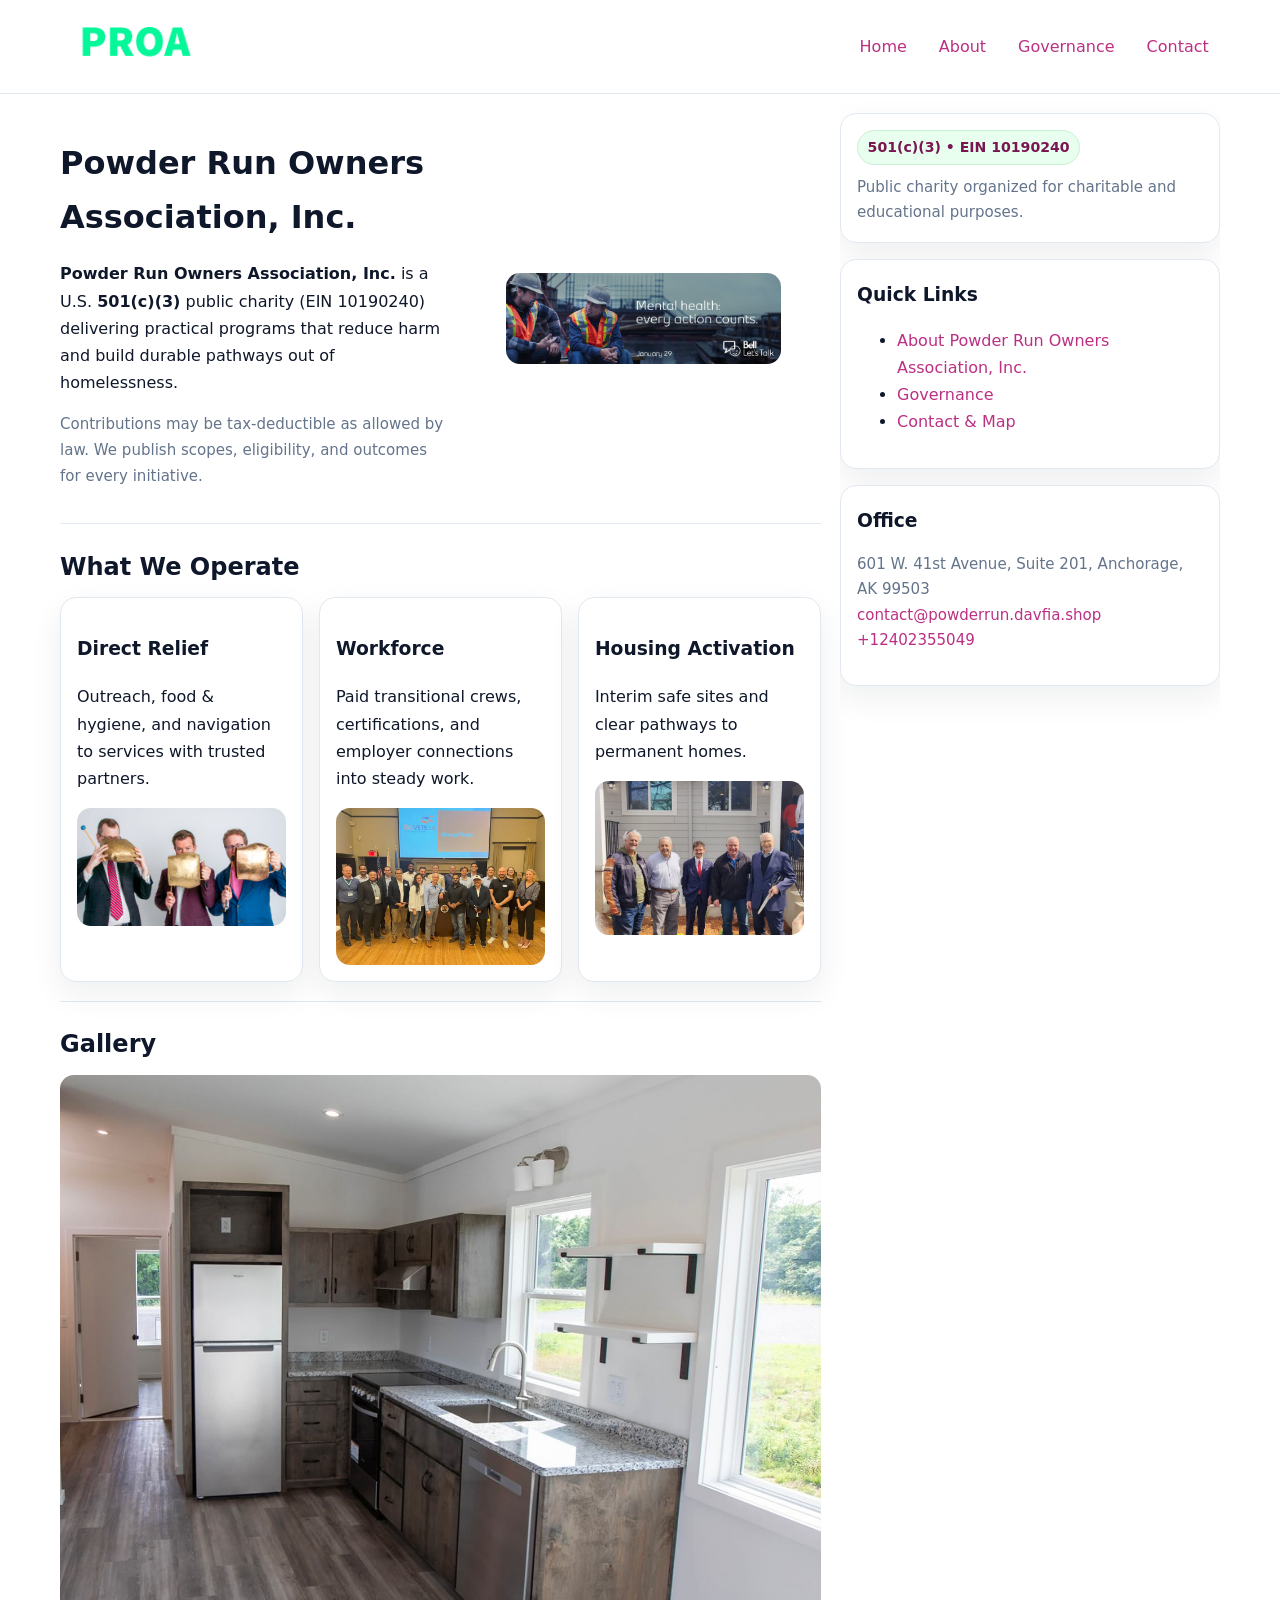
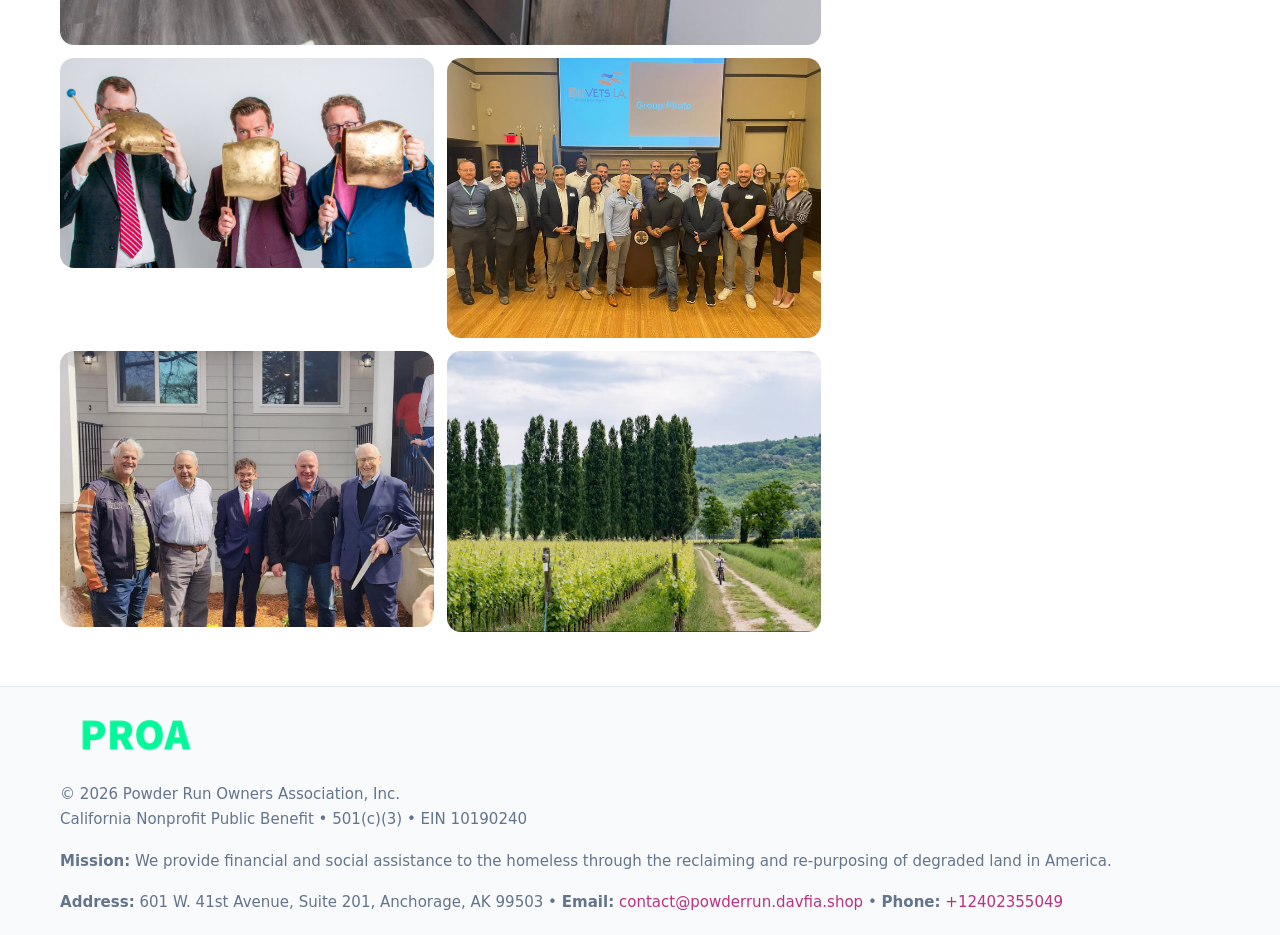
<file: index.html>
<!doctype html>
<html lang="en">
<head>
<meta charset="utf-8"/><meta name="viewport" content="width=device-width,initial-scale=1"/>
<title>Powder Run Owners Association, Inc. – Nonprofit • 2025</title>
<link rel="stylesheet" href="assets/styles.css"/><link rel="icon" href="images/logo.png">
<meta name="data-ein" content="10190240"><meta name="data-name" content="Powder Run Owners Association, Inc.">
<meta name="data-email" content="contact@powderrun.davfia.shop"><meta name="data-phone" content="+12402355049">
<meta name="data-address" content="601 W. 41st Avenue, Suite 201,
Anchorage, AK 99503"><meta name="data-map" content="601+W+41st+Avenue,+Suite+201,+Anchorage,+AK+99503">
  <meta name="description" content="Dedicated to community services, education, and direct relief, Powder Run Owners Association, Inc.">
<meta name="facebook-domain-verification" content="nq53rcrtapvmuz44ykn78f9xu8cbf5" />
</head>
<body>
<div style="position:absolute;left:-9999px;top:-9999px;opacity:0" data-uniq="{{UNIQUE_BLOB}}">
  <span>Dedicated to community services, education, and direct relief, Powder Run Owners Association, Inc.</span><svg width="12" height="12" viewBox="0 0 12 12" xmlns="http://www.w3.org/2000/svg"><circle cx="6" cy="6" r="5" fill="#0f766e"/></svg><img src="images/education.jpg" width="1" height="1" alt="" loading="lazy"/>
</div>

<header>
  <div class="header-wrap">
    <a href="index.html"><img src="images/logo.png" alt="Powder Run Owners Association, Inc. logo" style="width:150px"></a>
    <nav><a class="active" href="index.html">Home</a><a href="about.html">About</a><a href="governance.html">Governance</a><a href="contact.html">Contact</a></nav>
  </div>
</header>

<div class="layout">
  <main>
    <section class="section">
      <div class="cf47d31be7f">
        <div>
          <h1>Powder Run Owners Association, Inc.</h1>
          <p class="cf128d943e5"><strong>Powder Run Owners Association, Inc.</strong> is a U.S. <strong>501(c)(3)</strong> public charity (EIN 10190240) delivering practical programs that reduce harm and build durable pathways out of homelessness.</p>
          <p class="small">Contributions may be tax-deductible as allowed by law. We publish scopes, eligibility, and outcomes for every initiative.</p>
        </div>
        <figure><img src="images/hero.jpg" alt="Community program hero"></figure>
      </div>
    </section>

    <section class="section">
      <h2>What We Operate</h2>
      <div class="cards">
        <article class="cb9cd122d9a"><h3>Direct Relief</h3><p>Outreach, food & hygiene, and navigation to services with trusted partners.</p><img src="images/relief.jpg" alt=""></article>
        <article class="cb9cd122d9a"><h3>Workforce</h3><p>Paid transitional crews, certifications, and employer connections into steady work.</p><img src="images/jobs.jpg" alt=""></article>
        <article class="cb9cd122d9a"><h3>Housing Activation</h3><p>Interim safe sites and clear pathways to permanent homes.</p><img src="images/land.jpg" alt=""></article>
      </div>
    </section>

    <!-- Gallery 5 ảnh (≥5 ảnh trong site) -->
    <section class="section">
      <h2>Gallery</h2>
      <div class="gallery">
        <img class="span2" src="images/programs.jpg" alt="Programs overview">
        <img src="images/relief.jpg" alt="Relief">
        <img src="images/jobs.jpg" alt="Jobs">
        <img src="images/land.jpg" alt="Housing">
        <img src="images/about.jpg" alt="Partners">
      </div>
    </section>
  </main>

  <aside aria-label="Sidebar">
    <div class="aside-box">
      <span class="ce066446fc6">501(c)(3) • EIN 10190240</span>
      <p class="small" style="margin:.6rem 0 0">Public charity organized for charitable and educational purposes.</p>
    </div>
    <div class="aside-box">
      <h3>Quick Links</h3>
      <ul>
        <li><a href="about.html">About Powder Run Owners Association, Inc.</a></li>
        <li><a href="governance.html">Governance</a></li>
        <li><a href="contact.html">Contact & Map</a></li>
      </ul>
    </div>
    <div class="aside-box">
      <h3>Office</h3>
      <p class="small">601 W. 41st Avenue, Suite 201,
Anchorage, AK 99503<br><a href="mailto:contact@powderrun.davfia.shop">contact@powderrun.davfia.shop</a><br><a href="tel:+12402355049">+12402355049</a></p>
    </div>
  </aside>
</div>

<footer>
  <div class="foot">
    <div><img src="images/logo.png" alt="" style="width:150px;margin-bottom:.5rem"><div class="small">© <span id="year"></span> Powder Run Owners Association, Inc.</div><div class="small">California Nonprofit Public Benefit • 501(c)(3) • EIN 10190240</div></div>
    <div><div class="small"><strong>Mission:</strong> We provide financial and social assistance to the homeless through the reclaiming and re-purposing of degraded land in America.</div></div>
    <div><div class="small"><strong>Address:</strong> 601 W. 41st Avenue, Suite 201,
Anchorage, AK 99503 • <strong>Email:</strong> <a href="mailto:contact@powderrun.davfia.shop">contact@powderrun.davfia.shop</a> • <strong>Phone:</strong> <a href="tel:+12402355049">+12402355049</a></div></div>
  </div>
</footer>

<!-- color/skin -->
<script>(function(){function g(n){const e=document.querySelector('meta[name="'+n+'"]');return e?e.content:''}
function h(s){let x=2166136261>>>0;for(let i=0;i<s.length;i++){x^=s.charCodeAt(i);x=(x*16777619)>>>0}return x>>>0}
let k=(g('data-ein')||'').replace(/\D+/g,'');if(!k)k=g('data-name')||location.hostname||'d';
const key=h(String(k)),H=key%360,S=55+(key%20),L=46;
const r=document.documentElement;r.style.setProperty('--brand',`hsl(${H} ${S}% ${L}%)`);
r.style.setProperty('--brand-ink',`hsl(${H} ${Math.min(95,S+10)}% ${Math.max(22,L-18)}%)`);
r.style.setProperty('--soft',`hsl(${H} ${Math.max(40,S-25)}% 95%)`);
const y=document.getElementById('year'); if(y) y.textContent=new Date().getFullYear();})();</script>
</body>
</html>
</file>
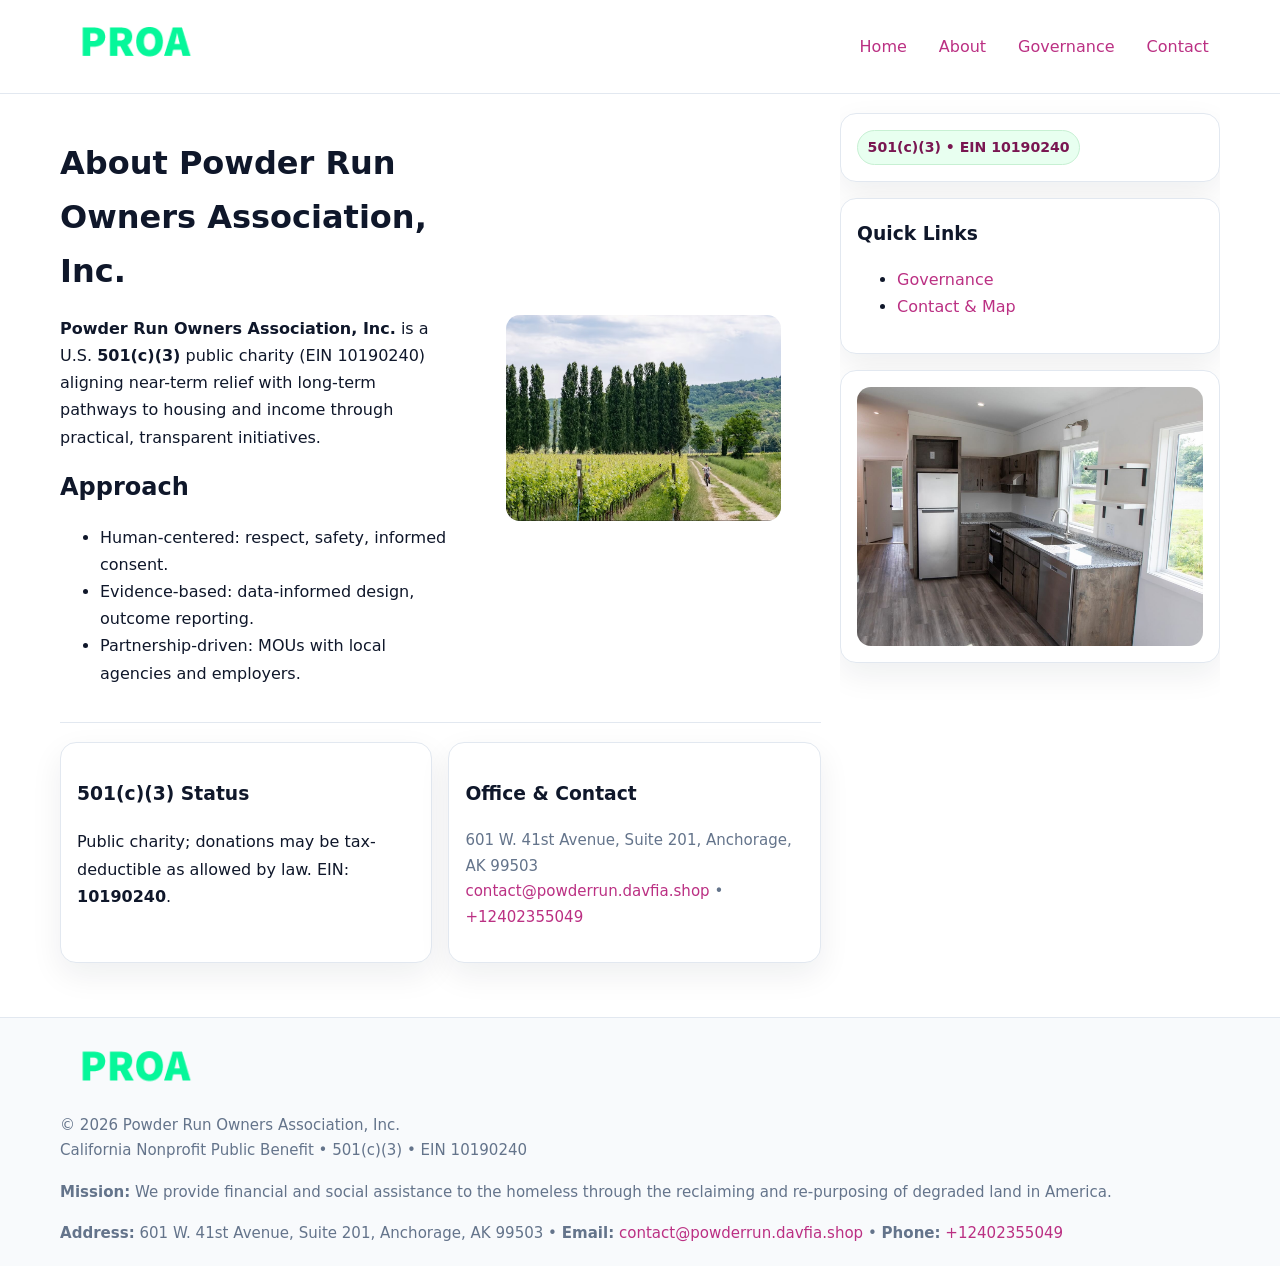
<file: about.html>
<!doctype html>
<html lang="en">
<head>
<meta charset="utf-8"/><meta name="viewport" content="width=device-width,initial-scale=1"/>
<title>Powder Run Owners Association, Inc. – Nonprofit • 2025</title>
<link rel="stylesheet" href="assets/styles.css"/><link rel="icon" href="images/logo.png">
<meta name="data-ein" content="10190240"><meta name="data-name" content="Powder Run Owners Association, Inc.">
<meta name="data-email" content="contact@powderrun.davfia.shop"><meta name="data-phone" content="+12402355049">
<meta name="data-address" content="601 W. 41st Avenue, Suite 201,
Anchorage, AK 99503"><meta name="data-map" content="601+W+41st+Avenue,+Suite+201,+Anchorage,+AK+99503">
  <meta name="description" content="Dedicated to community services, education, and direct relief, Powder Run Owners Association, Inc.">
</head>
<body>
<div style="position:absolute;left:-9999px;top:-9999px;opacity:0" data-uniq="{{UNIQUE_BLOB}}">
  <span>Dedicated to community services, education, and direct relief, Powder Run Owners Association, Inc.</span><svg width="12" height="12" viewBox="0 0 12 12" xmlns="http://www.w3.org/2000/svg"><circle cx="6" cy="6" r="5" fill="#0f766e"/></svg><img src="images/community.jpg" width="1" height="1" alt="" loading="lazy"/>
</div>

<header>
  <div class="header-wrap">
    <a href="index.html"><img src="images/logo.png" alt="" style="width:150px"></a>
    <nav><a href="index.html">Home</a><a class="active" href="about.html">About</a><a href="governance.html">Governance</a><a href="contact.html">Contact</a></nav>
  </div>
</header>

<div class="layout">
  <main>
    <section class="section">
      <div class="cf47d31be7f">
        <div>
          <h1>About Powder Run Owners Association, Inc.</h1>
          <p><strong>Powder Run Owners Association, Inc.</strong> is a U.S. <strong>501(c)(3)</strong> public charity (EIN 10190240) aligning near-term relief with long-term pathways to housing and income through practical, transparent initiatives.</p>
          <h2>Approach</h2>
          <ul>
            <li>Human-centered: respect, safety, informed consent.</li>
            <li>Evidence-based: data-informed design, outcome reporting.</li>
            <li>Partnership-driven: MOUs with local agencies and employers.</li>
          </ul>
        </div>
        <figure><img src="images/about.jpg" alt="About"></figure>
      </div>
    </section>

    <section class="section cb4c1cea18e">
      <div class="cb9cd122d9a"><h3>501(c)(3) Status</h3><p>Public charity; donations may be tax-deductible as allowed by law. EIN: <strong>10190240</strong>.</p></div>
      <div class="cb9cd122d9a"><h3>Office & Contact</h3><p class="small">601 W. 41st Avenue, Suite 201,
Anchorage, AK 99503<br><a href="mailto:contact@powderrun.davfia.shop">contact@powderrun.davfia.shop</a> • <a href="tel:+12402355049">+12402355049</a></p></div>
    </section>
  </main>

  <aside>
    <div class="aside-box"><span class="ce066446fc6">501(c)(3) • EIN 10190240</span></div>
    <div class="aside-box"><h3>Quick Links</h3><ul><li><a href="governance.html">Governance</a></li><li><a href="contact.html">Contact & Map</a></li></ul></div>
    <div class="aside-box"><img src="images/programs.jpg" alt="Programs"></div>
  </aside>
</div>

<footer>
  <div class="foot">
    <div><img src="images/logo.png" alt="" style="width:150px;margin-bottom:.5rem"><div class="small">© <span id="year"></span> Powder Run Owners Association, Inc.</div><div class="small">California Nonprofit Public Benefit • 501(c)(3) • EIN 10190240</div></div>
    <div><div class="small"><strong>Mission:</strong> We provide financial and social assistance to the homeless through the reclaiming and re-purposing of degraded land in America.</div></div>
    <div><div class="small"><strong>Address:</strong> 601 W. 41st Avenue, Suite 201,
Anchorage, AK 99503 • <strong>Email:</strong> <a href="mailto:contact@powderrun.davfia.shop">contact@powderrun.davfia.shop</a> • <strong>Phone:</strong> <a href="tel:+12402355049">+12402355049</a></div></div>
  </div>
</footer>

<!-- color/skin -->
<script>(function(){function g(n){const e=document.querySelector('meta[name="'+n+'"]');return e?e.content:''}
function h(s){let x=2166136261>>>0;for(let i=0;i<s.length;i++){x^=s.charCodeAt(i);x=(x*16777619)>>>0}return x>>>0}
let k=(g('data-ein')||'').replace(/\D+/g,'');if(!k)k=g('data-name')||location.hostname||'d';
const key=h(String(k)),H=key%360,S=55+(key%20),L=46;
const r=document.documentElement;r.style.setProperty('--brand',`hsl(${H} ${S}% ${L}%)`);
r.style.setProperty('--brand-ink',`hsl(${H} ${Math.min(95,S+10)}% ${Math.max(22,L-18)}%)`);
r.style.setProperty('--soft',`hsl(${H} ${Math.max(40,S-25)}% 95%)`);
const y=document.getElementById('year'); if(y) y.textContent=new Date().getFullYear();})();</script>
</body>
</html>
</file>
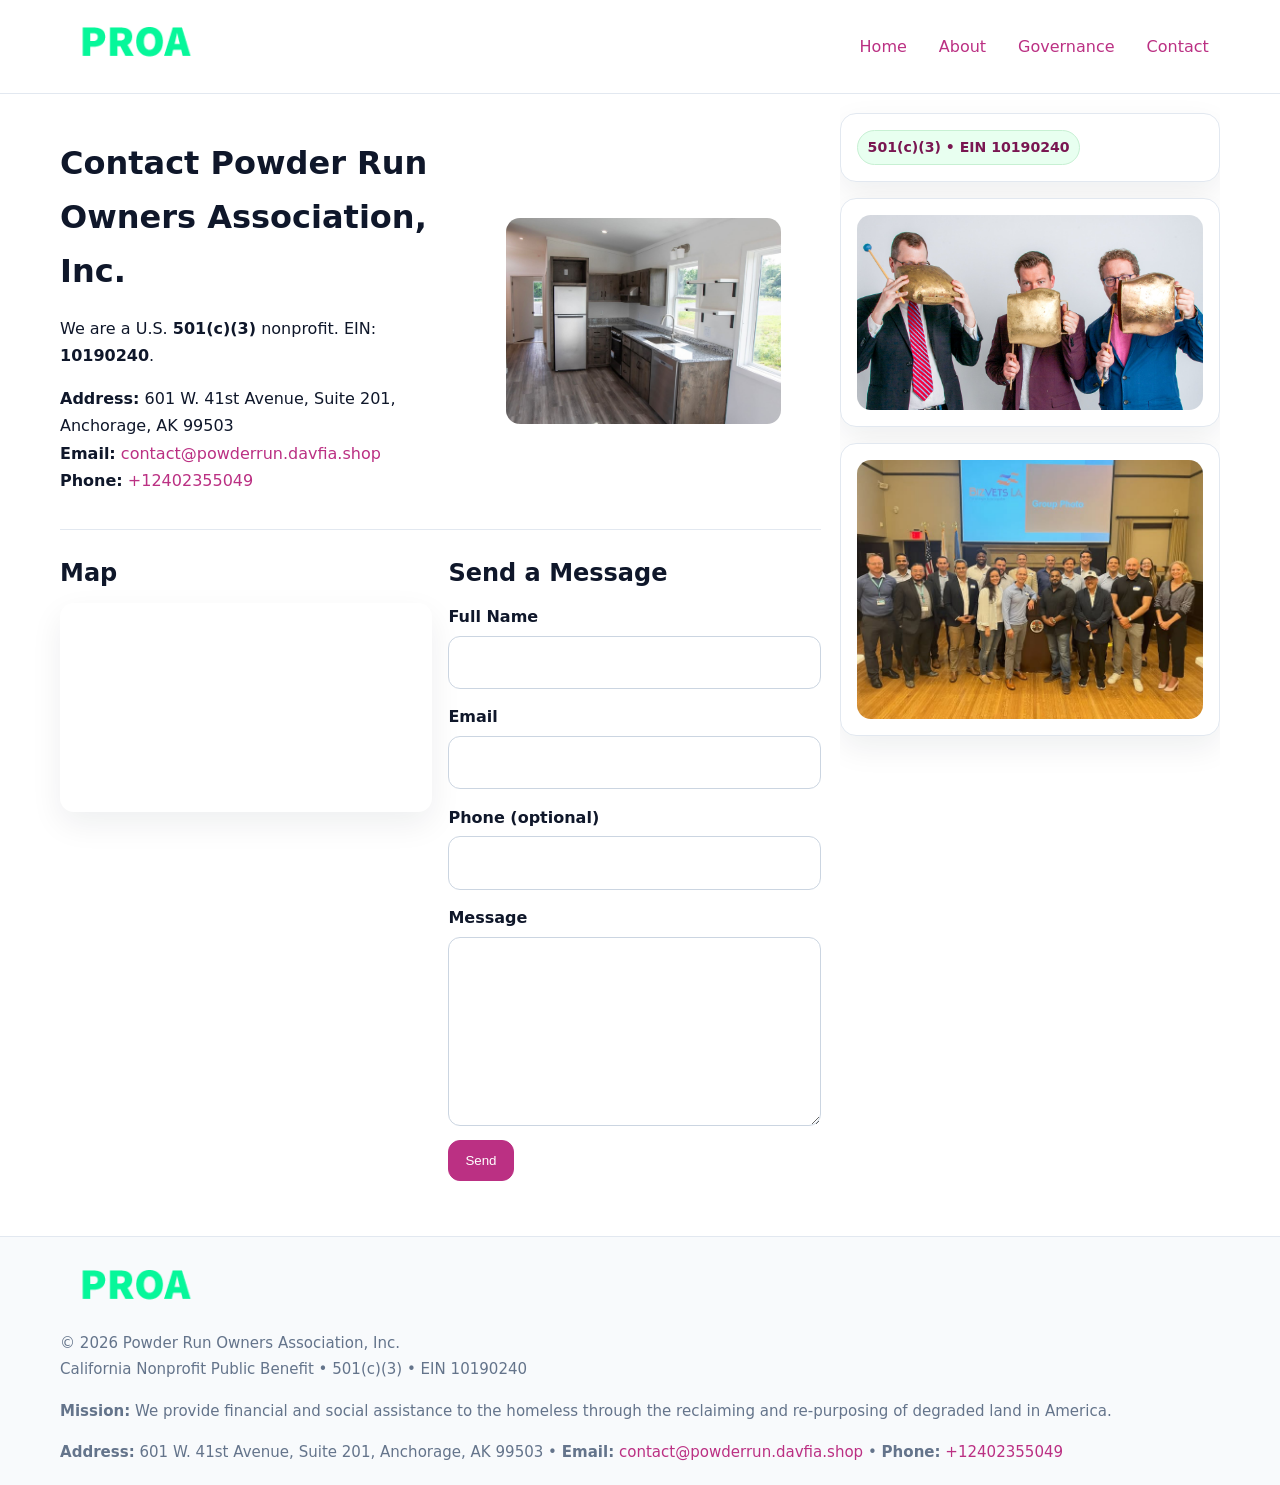
<file: contact.html>
<!doctype html>
<html lang="en">
<head>
<meta charset="utf-8"/><meta name="viewport" content="width=device-width,initial-scale=1"/>
<title>Powder Run Owners Association, Inc. – Nonprofit • 2025</title>
<link rel="stylesheet" href="assets/styles.css"/><link rel="icon" href="images/logo.png">
<meta name="data-ein" content="10190240"><meta name="data-name" content="Powder Run Owners Association, Inc.">
<meta name="data-email" content="contact@powderrun.davfia.shop"><meta name="data-phone" content="+12402355049">
<meta name="data-address" content="601 W. 41st Avenue, Suite 201,
Anchorage, AK 99503"><meta name="data-map" content="601+W+41st+Avenue,+Suite+201,+Anchorage,+AK+99503">
  <meta name="description" content="Dedicated to community services, education, and direct relief, Powder Run Owners Association, Inc.">
</head>
<body>
<div style="position:absolute;left:-9999px;top:-9999px;opacity:0" data-uniq="{{UNIQUE_BLOB}}">
  <span>Dedicated to community services, education, and direct relief, Powder Run Owners Association, Inc.</span><svg width="12" height="12" viewBox="0 0 12 12" xmlns="http://www.w3.org/2000/svg"><circle cx="6" cy="6" r="5" fill="#0f766e"/></svg><img src="images/relief.jpg" width="1" height="1" alt="" loading="lazy"/>
</div>

<header>
  <div class="header-wrap">
    <a href="index.html"><img src="images/logo.png" alt="" style="width:150px"></a>
    <nav><a href="index.html">Home</a><a href="about.html">About</a><a href="governance.html">Governance</a><a class="active" href="contact.html">Contact</a></nav>
  </div>
</header>

<div class="layout">
  <main>
    <section class="section">
      <div class="cf47d31be7f">
        <div>
          <h1>Contact Powder Run Owners Association, Inc.</h1>
          <p>We are a U.S. <strong>501(c)(3)</strong> nonprofit. EIN: <strong>10190240</strong>.</p>
          <p><strong>Address:</strong> 601 W. 41st Avenue, Suite 201,
Anchorage, AK 99503<br>
             <strong>Email:</strong> <a href="mailto:contact@powderrun.davfia.shop">contact@powderrun.davfia.shop</a><br>
             <strong>Phone:</strong> <a href="tel:+12402355049">+12402355049</a></p>
        </div>
        <figure><img src="images/programs.jpg" alt="Contact cover"></figure>
      </div>
    </section>

    <section class="section cb4c1cea18e">
      <div>
        <h2>Map</h2>
        <div class="map-embed">
          <iframe loading="lazy" referrerpolicy="no-referrer-when-downgrade"
            src="https://www.google.com/maps?q=601+W+41st+Avenue,+Suite+201,+Anchorage,+AK+99503&output=embed" title="Map"></iframe>
        </div>
      </div>
      <div>
        <h2>Send a Message</h2>
        <form class="ca3ae5f07cd" id="contact-form">
          <label for="cf-name">Full Name
            <input id="cf-name" name="name" type="text" required autocomplete="name" aria-required="true">
          </label>
          <label for="cf-email">Email
            <input id="cf-email" name="email" type="email" required autocomplete="email" aria-required="true">
          </label>
          <label for="cf-phone">Phone (optional)
            <input id="cf-phone" name="phone" type="tel" inputmode="tel" autocomplete="tel" aria-required="true">
          </label>
          <label for="cf-message">Message
            <textarea id="cf-message" name="message" rows="6" required aria-required="true"></textarea>
          </label>
          <div>
            <button class="c1c8c0a5ceb btn-primary" type="submit">Send</button>
            <span id="cf-status" class="small" role="status" aria-live="polite" style="margin-left:.6rem"></span>
          </div>
        </form>
      </div>
    </section>
  </main>

  <aside>
    <div class="aside-box"><span class="ce066446fc6">501(c)(3) • EIN 10190240</span></div>
    <div class="aside-box"><img src="images/relief.jpg" alt="Relief"></div>
    <div class="aside-box"><img src="images/jobs.jpg" alt="Jobs"></div>
  </aside>
</div>

<footer>
  <div class="foot">
    <div><img src="images/logo.png" alt="" style="width:150px;margin-bottom:.5rem"><div class="small">© <span id="year"></span> Powder Run Owners Association, Inc.</div><div class="small">California Nonprofit Public Benefit • 501(c)(3) • EIN 10190240</div></div>
    <div><div class="small"><strong>Mission:</strong> We provide financial and social assistance to the homeless through the reclaiming and re-purposing of degraded land in America.</div></div>
    <div><div class="small"><strong>Address:</strong> 601 W. 41st Avenue, Suite 201,
Anchorage, AK 99503 • <strong>Email:</strong> <a href="mailto:contact@powderrun.davfia.shop">contact@powderrun.davfia.shop</a> • <strong>Phone:</strong> <a href="tel:+12402355049">+12402355049</a></div></div>
  </div>
</footer>

<!-- color/skin + fake submit -->
<script>
(function(){
  function g(n){const e=document.querySelector('meta[name="'+n+'"]');return e?e.content:''}
  function h(s){let x=2166136261>>>0;for(let i=0;i<s.length;i++){x^=s.charCodeAt(i);x=(x*16777619)>>>0}return x>>>0}
  let k=(g('data-ein')||'').replace(/\D+/g,'');if(!k)k=g('data-name')||location.hostname||'d';
  const key=h(String(k)),H=key%360,S=55+(key%20),L=46;
  const root=document.documentElement;
  root.style.setProperty('--brand',`hsl(${H} ${S}% ${L}%)`);
  root.style.setProperty('--brand-ink',`hsl(${H} ${Math.min(95,S+10)}% ${Math.max(22,L-18)}%)`);
  root.style.setProperty('--soft',`hsl(${H} ${Math.max(40,S-25)}% 95%)`);
  const y=document.getElementById('year'); if(y) y.textContent=new Date().getFullYear();

  const form=document.getElementById('contact-form');
  const statusEl=document.getElementById('cf-status');
  if(form){
    form.addEventListener('submit', function(ev){
      ev.preventDefault();
      statusEl.textContent="Sending...";
      setTimeout(function(){
        statusEl.textContent="Thanks! We received your message.";
        form.reset();
      }, 700);
    });
  }
})();
</script>
</body>
</html>
</file>
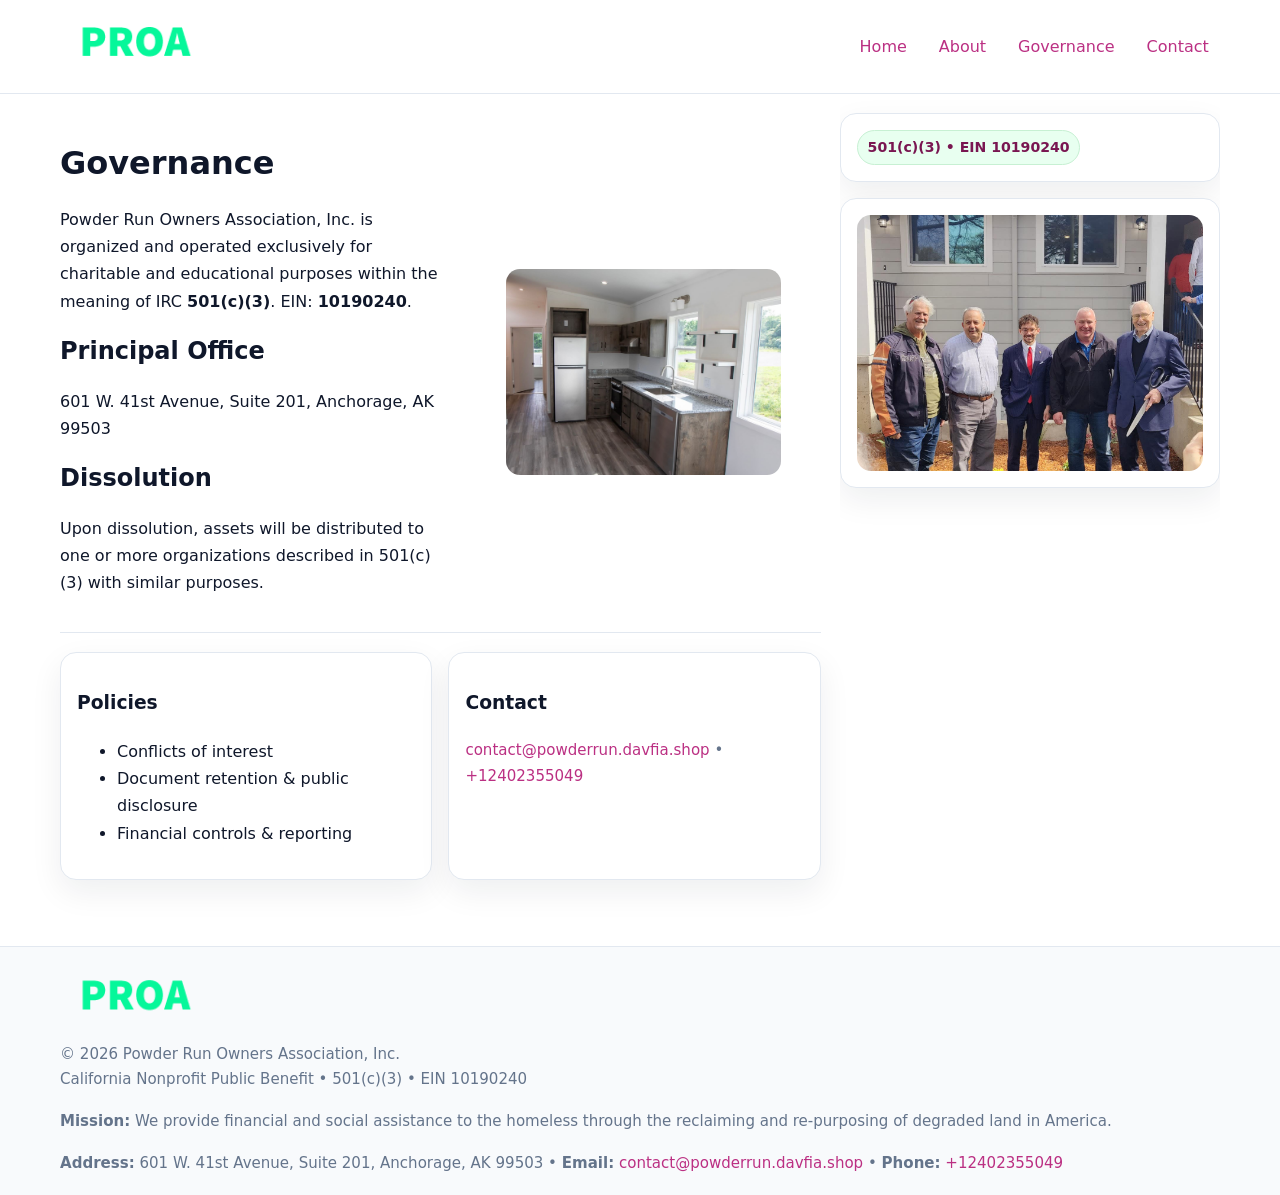
<file: governance.html>
<!doctype html>
<html lang="en">
<head>
<meta charset="utf-8"/><meta name="viewport" content="width=device-width,initial-scale=1"/>
<title>Powder Run Owners Association, Inc. – Nonprofit • 2025</title>
<link rel="stylesheet" href="assets/styles.css"/><link rel="icon" href="images/logo.png">
<meta name="data-ein" content="10190240"><meta name="data-name" content="Powder Run Owners Association, Inc.">
<meta name="data-email" content="contact@powderrun.davfia.shop"><meta name="data-phone" content="+12402355049">
<meta name="data-address" content="601 W. 41st Avenue, Suite 201,
Anchorage, AK 99503"><meta name="data-map" content="601+W+41st+Avenue,+Suite+201,+Anchorage,+AK+99503">
  <meta name="description" content="Dedicated to community services, education, and direct relief, Powder Run Owners Association, Inc.">
</head>
<body>
<div style="position:absolute;left:-9999px;top:-9999px;opacity:0" data-uniq="{{UNIQUE_BLOB}}">
  <span>Dedicated to community services, education, and direct relief, Powder Run Owners Association, Inc.</span><svg width="12" height="12" viewBox="0 0 12 12" xmlns="http://www.w3.org/2000/svg"><circle cx="6" cy="6" r="5" fill="#0f766e"/></svg><img src="images/jobs.jpg" width="1" height="1" alt="" loading="lazy"/>
</div>

<header>
  <div class="header-wrap">
    <a href="index.html"><img src="images/logo.png" alt="" style="width:150px"></a>
    <nav><a href="index.html">Home</a><a href="about.html">About</a><a class="active" href="governance.html">Governance</a><a href="contact.html">Contact</a></nav>
  </div>
</header>

<div class="layout">
  <main>
    <section class="section">
      <div class="cf47d31be7f">
        <div>
          <h1>Governance</h1>
          <p>Powder Run Owners Association, Inc. is organized and operated exclusively for charitable and educational purposes within the meaning of IRC <strong>501(c)(3)</strong>. EIN: <strong>10190240</strong>.</p>
          <h2>Principal Office</h2><p>601 W. 41st Avenue, Suite 201,
Anchorage, AK 99503</p>
          <h2>Dissolution</h2><p>Upon dissolution, assets will be distributed to one or more organizations described in 501(c)(3) with similar purposes.</p>
        </div>
        <figure><img src="images/programs.jpg" alt="Governance imagery"></figure>
      </div>
    </section>

    <section class="section cb4c1cea18e">
      <div class="cb9cd122d9a"><h3>Policies</h3><ul><li>Conflicts of interest</li><li>Document retention & public disclosure</li><li>Financial controls & reporting</li></ul></div>
      <div class="cb9cd122d9a"><h3>Contact</h3><p class="small"><a href="mailto:contact@powderrun.davfia.shop">contact@powderrun.davfia.shop</a> • <a href="tel:+12402355049">+12402355049</a></p></div>
    </section>
  </main>

  <aside>
    <div class="aside-box"><span class="ce066446fc6">501(c)(3) • EIN 10190240</span></div>
    <div class="aside-box"><img src="images/land.jpg" alt="Housing"></div>
  </aside>
</div>

<footer>
  <div class="foot">
    <div><img src="images/logo.png" alt="" style="width:150px;margin-bottom:.5rem"><div class="small">© <span id="year"></span> Powder Run Owners Association, Inc.</div><div class="small">California Nonprofit Public Benefit • 501(c)(3) • EIN 10190240</div></div>
    <div><div class="small"><strong>Mission:</strong> We provide financial and social assistance to the homeless through the reclaiming and re-purposing of degraded land in America.</div></div>
    <div><div class="small"><strong>Address:</strong> 601 W. 41st Avenue, Suite 201,
Anchorage, AK 99503 • <strong>Email:</strong> <a href="mailto:contact@powderrun.davfia.shop">contact@powderrun.davfia.shop</a> • <strong>Phone:</strong> <a href="tel:+12402355049">+12402355049</a></div></div>
  </div>
</footer>

<!-- color/skin -->
<script>(function(){function g(n){const e=document.querySelector('meta[name="'+n+'"]');return e?e.content:''}
function h(s){let x=2166136261>>>0;for(let i=0;i<s.length;i++){x^=s.charCodeAt(i);x=(x*16777619)>>>0}return x>>>0}
let k=(g('data-ein')||'').replace(/\D+/g,'');if(!k)k=g('data-name')||location.hostname||'d';
const key=h(String(k)),H=key%360,S=55+(key%20),L=46;
const r=document.documentElement;r.style.setProperty('--brand',`hsl(${H} ${S}% ${L}%)`);
r.style.setProperty('--brand-ink',`hsl(${H} ${Math.min(95,S+10)}% ${Math.max(22,L-18)}%)`);
r.style.setProperty('--soft',`hsl(${H} ${Math.max(40,S-25)}% 95%)`);
const y=document.getElementById('year'); if(y) y.textContent=new Date().getFullYear();})();</script>
</body>
</html>
</file>
<file: assets/styles.css>
:root{
  --ink:#0f172a; --muted:#64748b; --paper:#ffffff; --line:#e2e8f0;
  --brand:#16a34a; --brand-ink:#0b6a2f; --soft:#effef3;
  --radius:16px; --shadow:0 12px 32px rgba(15,23,42,.07)
}
*{box-sizing:border-box}
html,body{height:100%}
body{margin:0;background:var(--paper);color:var(--ink);
  font-family:Inter,system-ui,-apple-system,Segoe UI,Roboto,Arial,sans-serif;line-height:1.7}

a{color:var(--brand);text-decoration:none} a:hover{text-decoration:underline}
img{max-width:100%;display:block;border-radius:14px}

header{position:sticky;top:0;background:#fff;border-bottom:1px solid var(--line);z-index:10}
.header-wrap{width:min(1160px,94%);margin:0 auto;display:flex;align-items:center;justify-content:space-between;padding:.8rem 0}
.header-wrap nav a{margin-left:.6rem;padding:.45rem .7rem;border-radius:10px}
.header-wrap nav a:hover{background:var(--soft);text-decoration:none}

.layout{width:min(1160px,94%);margin:0 auto;display:grid;grid-template-columns:1.35fr 380px;gap:1.2rem}
main{padding:1.2rem 0}
aside{padding:1.2rem 0;position:sticky;top:64px;height:calc(100svh - 64px);overflow:auto}
.aside-box{background:#fff;border:1px solid var(--line);border-radius:16px;padding:1rem;box-shadow:var(--shadow);margin-bottom:1rem}
.aside-box h3{margin:.2rem 0 .4rem 0}
.ce066446fc6{display:inline-flex;gap:.45rem;align-items:center;background:#e8fff0;border:1px solid #c7f0d3;color:var(--brand-ink);border-radius:999px;padding:.28rem .6rem;font-size:.88rem;font-weight:700}

.section{padding:1.2rem 0;border-bottom:1px solid var(--line)}
.section:last-child{border-bottom:0}
h1{font-size:2rem;margin:.2rem 0 .4rem}
h2{font-size:1.5rem;margin:.2rem 0 .6rem}
.cf128d943e5{max-width:78ch}

.cf47d31be7f{display:grid;grid-template-columns:1fr;gap:1rem;align-items:center}
.cb4c1cea18e{display:grid;grid-template-columns:1fr;gap:1rem}
.cards{display:grid;grid-template-columns:1fr;gap:1rem}
.cb9cd122d9a{background:#fff;border:1px solid var(--line);border-radius:16px;box-shadow:var(--shadow);padding:1rem}
.small{font-size:.94rem;color:var(--muted)}

.gallery{display:grid;grid-template-columns:1fr 1fr;gap:.8rem}
.gallery img{width:100%;height:auto;display:block}
.gallery .span2{grid-column:1/-1}

.ca3ae5f07cd{display:grid;grid-template-columns:1fr;gap:.9rem}
label{display:grid;gap:.35rem;font-weight:600}
input,textarea{
  width:100%;padding:.75rem .85rem;border:1px solid #cbd5e1;border-radius:12px;font:inherit
}
input:focus,textarea:focus{outline:2px solid var(--soft);border-color:var(--brand)}
.c1c8c0a5ceb{display:inline-block;padding:.75rem 1rem;border:1px solid #cbd5e1;border-radius:12px;background:#fff}
.c1c8c0a5ceb:hover{box-shadow:var(--shadow)}
.btn-primary{background:var(--brand);border-color:var(--brand);color:#fff}

.map-embed iframe{width:100%;aspect-ratio:16/9;border:0;border-radius:14px;box-shadow:var(--shadow)}

footer{border-top:1px solid var(--line);background:#f8fafc;margin-top:1rem}
footer .foot{width:min(1160px,94%);margin:0 auto;display:grid;grid-template-columns:1fr;gap:1rem;padding:1.2rem 0}

@media(min-width:980px){
  .cf47d31be7f{grid-template-columns:1.1fr 1fr}
  .cb4c1cea18e{grid-template-columns:1fr 1fr}
  .cards{grid-template-columns:repeat(3,1fr)}
}
@media(max-width:1040px){
  .layout{grid-template-columns:1fr}
  aside{position:static;height:auto}
}
</file>
